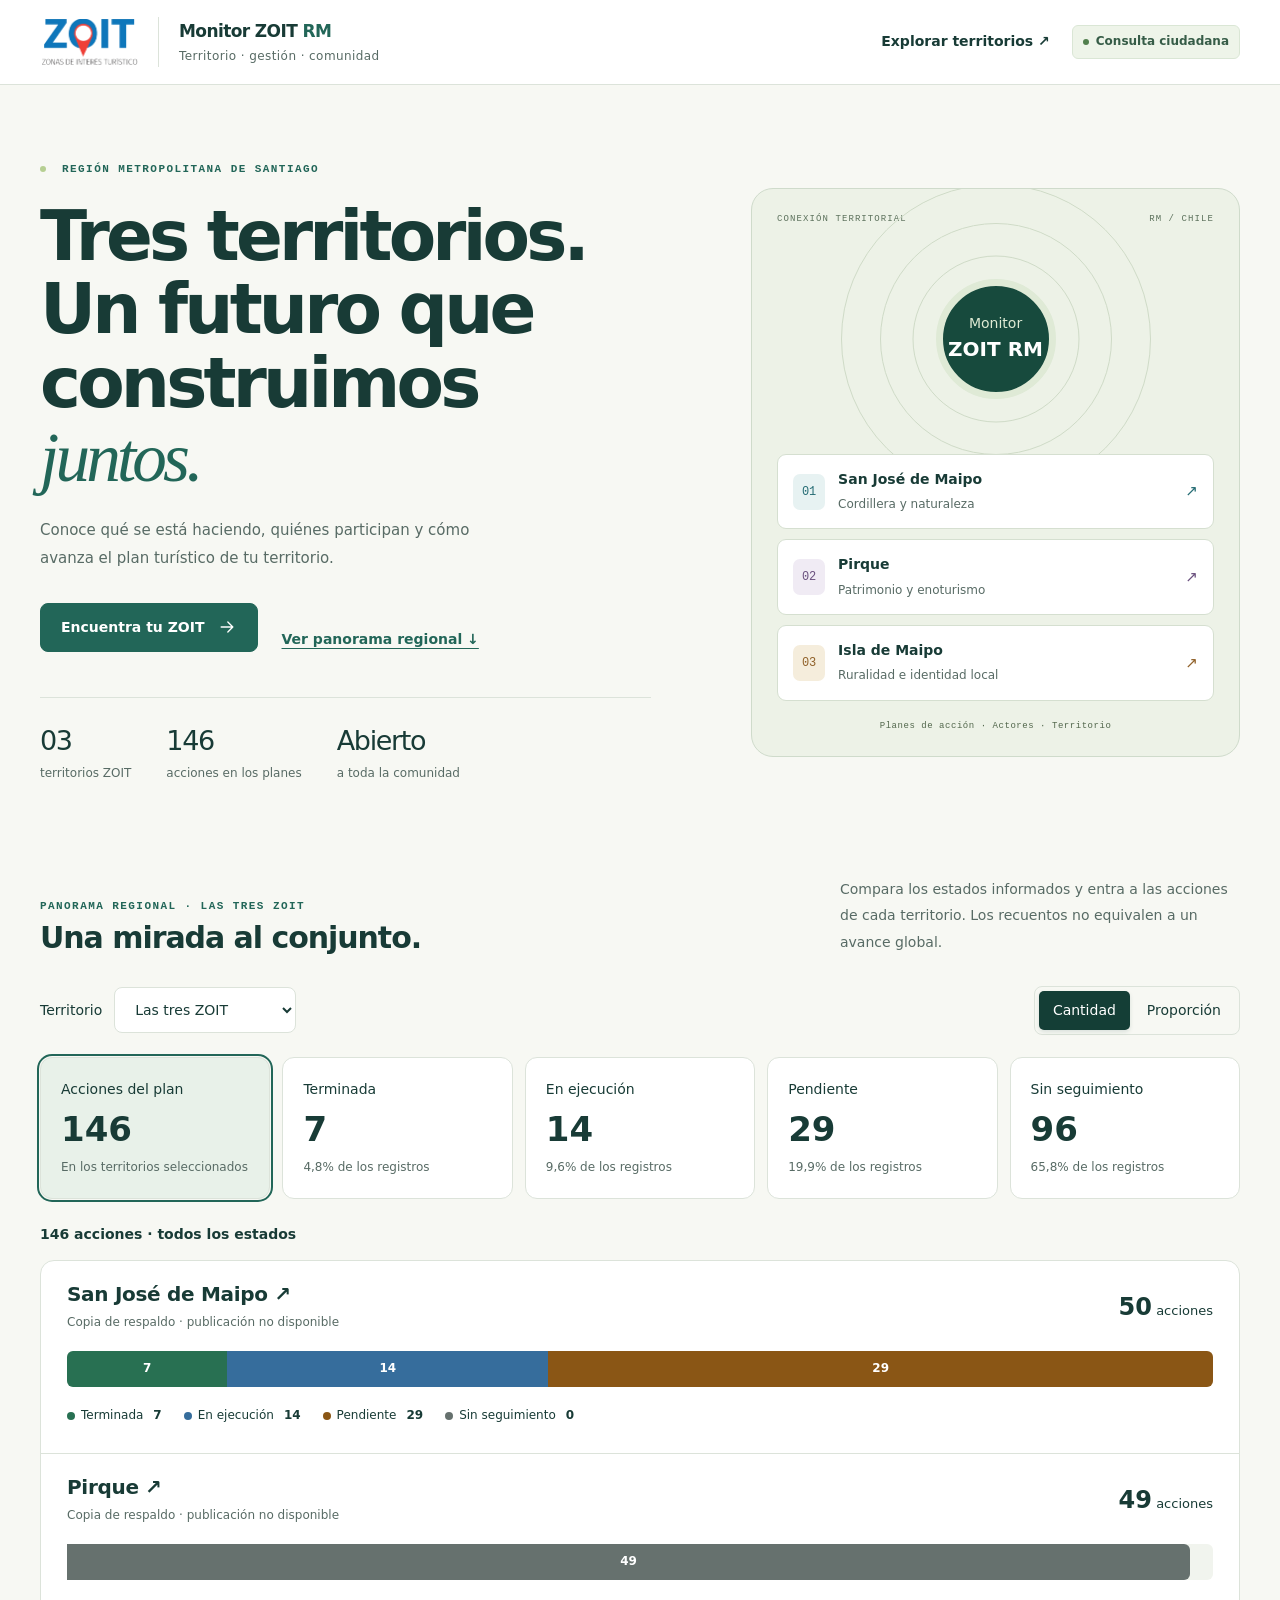
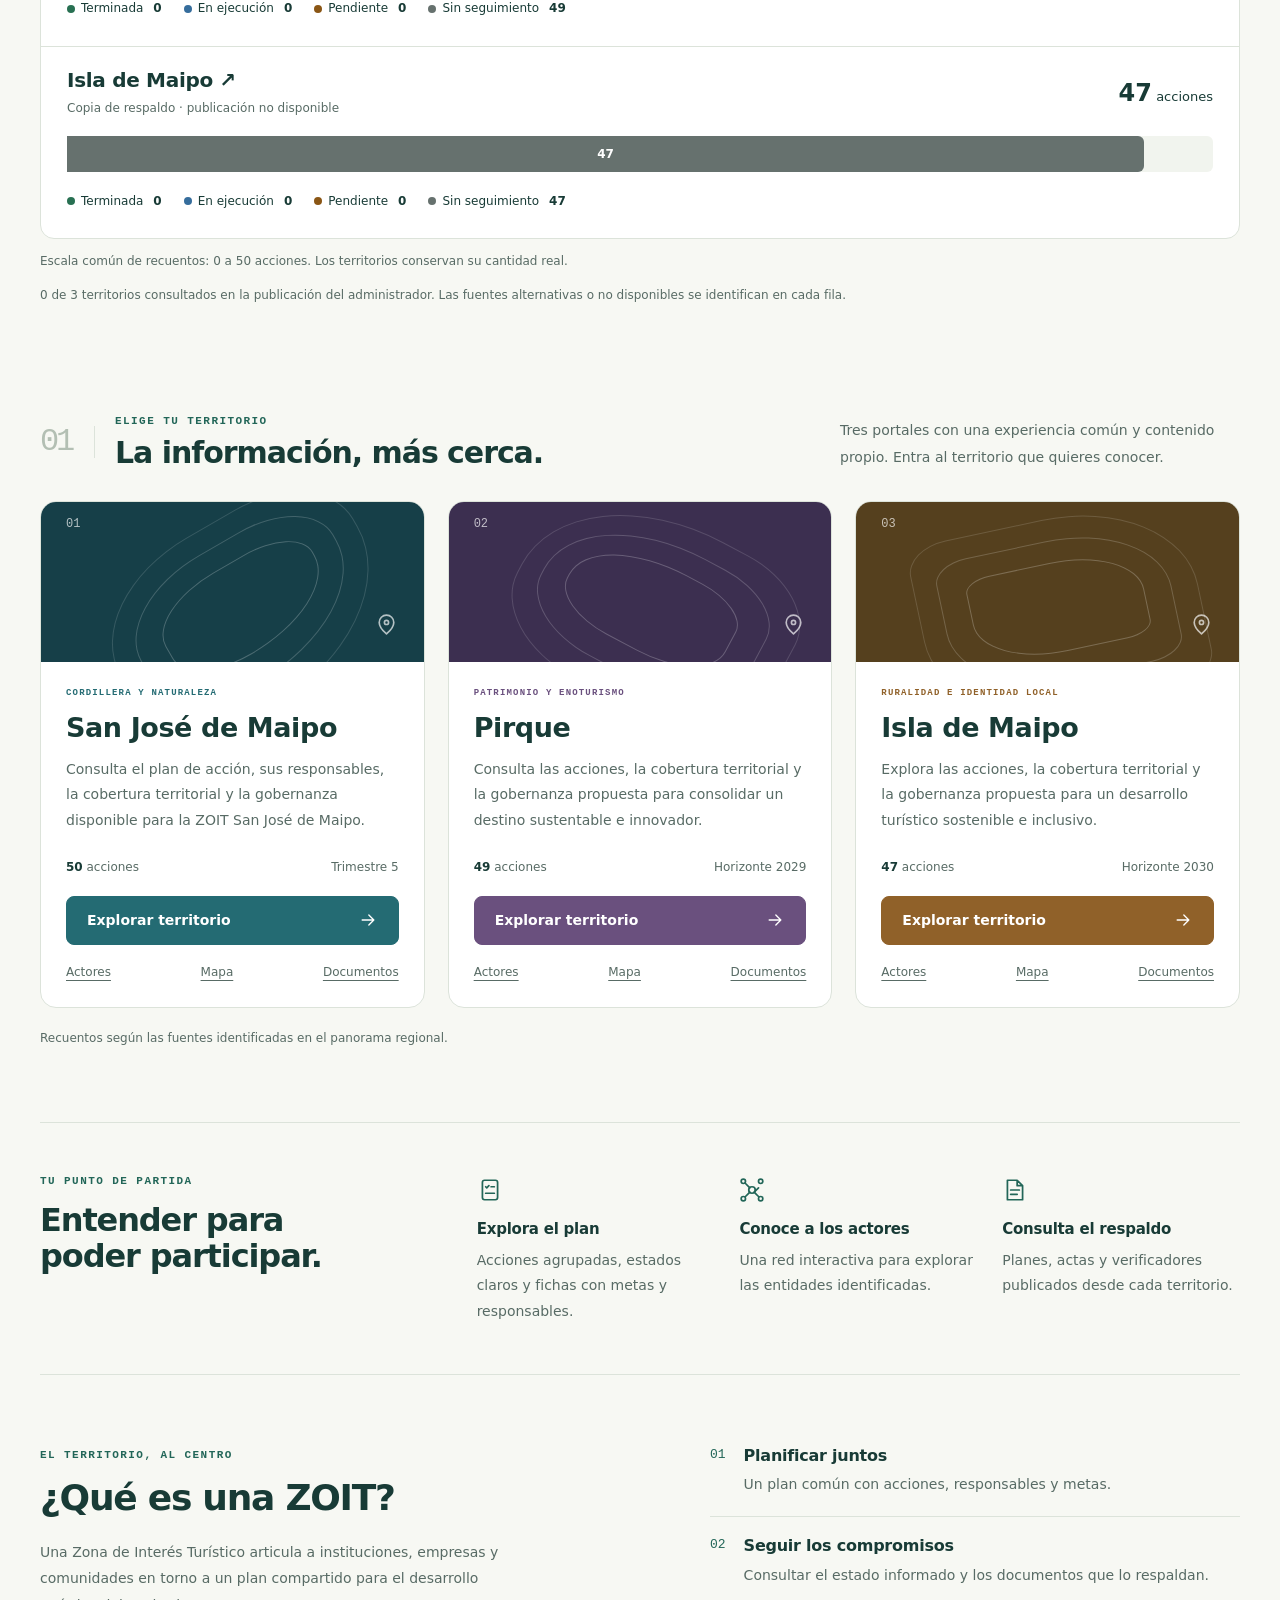
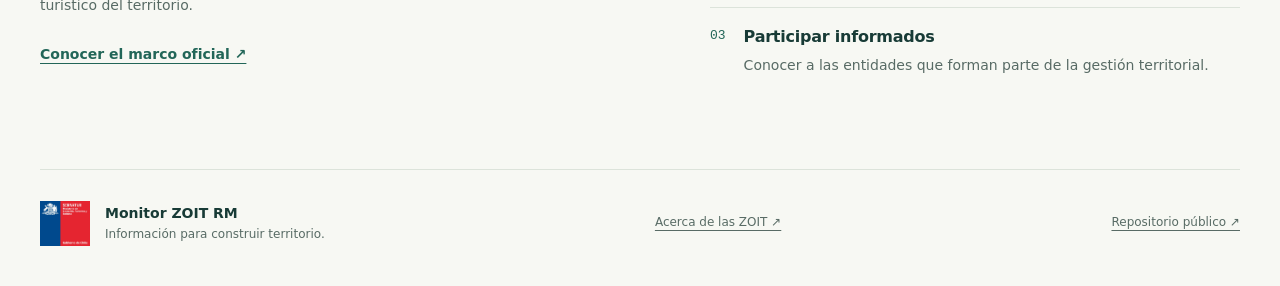
<file: index.html>
<!doctype html><html lang="es"><head><meta charset="utf-8"><meta name="viewport" content="width=device-width,initial-scale=1"><meta name="theme-color" content="#133e38"><title>Inicio · Monitor ZOIT RM</title><meta name="description" content="Explora los planes de acción ZOIT de la Región Metropolitana: acciones, actores, mapas y documentos publicados."><link rel="icon" href="./assets/logo-zoit.png"><link rel="stylesheet" href="./assets/site.css?v=20260909"><link rel="stylesheet" href="./assets/leaflet.css"></head><body data-directory="true"><a class="skip-link" href="#contenido">Saltar al contenido</a><header class="site-header"><div class="header-inner"><a class="brand" href="./" aria-label="Monitor ZOIT RM, inicio"><img src="./assets/logo-zoit.png" width="96" height="46" alt="ZOIT"><span><strong>Monitor ZOIT <b>RM</b></strong><small>Territorio · gestión · comunidad</small></span></a><div class="header-right"><a class="header-link" href="#territorios">Explorar territorios ↗</a><span class="public-label"><i></i> Consulta ciudadana</span></div></div></header><main id="contenido"><section class="directory-hero"><div class="directory-copy"><p class="kicker"><span class="live-dot"></span> REGIÓN METROPOLITANA DE SANTIAGO</p><h1>Tres territorios.<br>Un futuro que<br>construimos <em>juntos.</em></h1><p>Conoce qué se está haciendo, quiénes participan y cómo avanza el plan turístico de tu territorio.</p><div class="directory-actions"><a class="primary" href="#territorios">Encuentra tu ZOIT <svg class="icon" width="20" height="20" viewBox="0 0 24 24" fill="none" stroke="currentColor" stroke-width="1.6" stroke-linecap="round" stroke-linejoin="round" aria-hidden="true"><path d="M5 12h14m-6-6 6 6-6 6"/></svg></a><a class="text-link" href="#regional-dashboard">Ver panorama regional ↓</a></div><div class="directory-totals"><div><strong>03</strong><span>territorios ZOIT</span></div><div><strong id="regional-actions">146</strong><span>acciones en los planes</span></div><div><strong>Abierto</strong><span>a toda la comunidad</span></div></div></div><div class="regional-panel"><div class="panel-top"><span>CONEXIÓN TERRITORIAL</span><span>RM / CHILE</span></div><div class="regional-hub"><div class="hub-rings" aria-hidden="true"></div><span class="hub-label">Monitor<br><strong>ZOIT RM</strong></span></div><div class="regional-links"><a href="./san-jose-de-maipo/" class="regional-link region-1"><span class="region-index">01</span><span><strong>San José de Maipo</strong><small>Cordillera y naturaleza</small></span><span>↗</span></a><a href="./pirque/" class="regional-link region-2"><span class="region-index">02</span><span><strong>Pirque</strong><small>Patrimonio y enoturismo</small></span><span>↗</span></a><a href="./isla-de-maipo/" class="regional-link region-3"><span class="region-index">03</span><span><strong>Isla de Maipo</strong><small>Ruralidad e identidad local</small></span><span>↗</span></a></div><p>Planes de acción · Actores · Territorio</p></div></section><section class="section regional-dashboard" id="regional-dashboard" aria-labelledby="regional-title"><div class="section-heading"><div><p class="kicker">Panorama regional · las tres ZOIT</p><h2 id="regional-title">Una mirada al conjunto.</h2></div><p>Compara los estados informados y entra a las acciones de cada territorio. Los recuentos no equivalen a un avance global.</p></div><div class="regional-toolbar"><label><span>Territorio</span><select id="regional-territory"><option value="Todas">Las tres ZOIT</option><option value="san-jose-de-maipo">San José de Maipo</option><option value="pirque">Pirque</option><option value="isla-de-maipo">Isla de Maipo</option></select></label><div class="view-switch" role="group" aria-label="Escala de comparación"><button type="button" data-regional-mode="count" aria-pressed="true">Cantidad</button><button type="button" data-regional-mode="percent" aria-pressed="false">Proporción</button></div></div><div class="regional-kpis" id="regional-kpis"><p>Consultando las versiones publicadas…</p></div><p id="regional-selection" class="regional-selection" aria-live="polite"></p><div id="regional-comparison" class="regional-comparison"></div><p id="regional-scale" class="data-caption"></p><p id="regional-source" class="data-caption" role="status"></p></section><section class="section directory-selection" id="territorios"><div class="section-heading"><div class="section-title"><span class="section-number">01</span><div><p class="kicker">Elige tu territorio</p><h2>La información, más cerca.</h2></div></div><p>Tres portales con una experiencia común y contenido propio. Entra al territorio que quieres conocer.</p></div><div class="territory-grid"><article class="territory-card region-1" data-card="san-jose-de-maipo"><div class="territory-art art-1" aria-hidden="true"><div class="contour c1"></div><div class="contour c2"></div><div class="contour c3"></div><span>01</span><svg class="icon" width="20" height="20" viewBox="0 0 24 24" fill="none" stroke="currentColor" stroke-width="1.6" stroke-linecap="round" stroke-linejoin="round" aria-hidden="true"><path d="M19 10c0 5-7 11-7 11S5 15 5 10a7 7 0 1 1 14 0Z"/><circle cx="12" cy="10" r="2"/></svg></div><div class="territory-card-body"><p class="kicker">Cordillera y naturaleza</p><h3>San José de Maipo</h3><p>Consulta el plan de acción, sus responsables, la cobertura territorial y la gobernanza disponible para la ZOIT San José de Maipo.</p><div class="territory-metadata"><span><b data-territory-count>50</b> acciones</span><span>Trimestre 5</span></div><a class="primary" href="./san-jose-de-maipo/">Explorar territorio <svg class="icon" width="20" height="20" viewBox="0 0 24 24" fill="none" stroke="currentColor" stroke-width="1.6" stroke-linecap="round" stroke-linejoin="round" aria-hidden="true"><path d="M5 12h14m-6-6 6 6-6 6"/></svg></a><div class="territory-shortcuts"><a href="./san-jose-de-maipo/#gobernanza">Actores</a><a href="./san-jose-de-maipo/#mapa">Mapa</a><a href="./san-jose-de-maipo/#documentos">Documentos</a></div></div></article><article class="territory-card region-2" data-card="pirque"><div class="territory-art art-2" aria-hidden="true"><div class="contour c1"></div><div class="contour c2"></div><div class="contour c3"></div><span>02</span><svg class="icon" width="20" height="20" viewBox="0 0 24 24" fill="none" stroke="currentColor" stroke-width="1.6" stroke-linecap="round" stroke-linejoin="round" aria-hidden="true"><path d="M19 10c0 5-7 11-7 11S5 15 5 10a7 7 0 1 1 14 0Z"/><circle cx="12" cy="10" r="2"/></svg></div><div class="territory-card-body"><p class="kicker">Patrimonio y enoturismo</p><h3>Pirque</h3><p>Consulta las acciones, la cobertura territorial y la gobernanza propuesta para consolidar un destino sustentable e innovador.</p><div class="territory-metadata"><span><b data-territory-count>49</b> acciones</span><span>Horizonte 2029</span></div><a class="primary" href="./pirque/">Explorar territorio <svg class="icon" width="20" height="20" viewBox="0 0 24 24" fill="none" stroke="currentColor" stroke-width="1.6" stroke-linecap="round" stroke-linejoin="round" aria-hidden="true"><path d="M5 12h14m-6-6 6 6-6 6"/></svg></a><div class="territory-shortcuts"><a href="./pirque/#gobernanza">Actores</a><a href="./pirque/#mapa">Mapa</a><a href="./pirque/#documentos">Documentos</a></div></div></article><article class="territory-card region-3" data-card="isla-de-maipo"><div class="territory-art art-3" aria-hidden="true"><div class="contour c1"></div><div class="contour c2"></div><div class="contour c3"></div><span>03</span><svg class="icon" width="20" height="20" viewBox="0 0 24 24" fill="none" stroke="currentColor" stroke-width="1.6" stroke-linecap="round" stroke-linejoin="round" aria-hidden="true"><path d="M19 10c0 5-7 11-7 11S5 15 5 10a7 7 0 1 1 14 0Z"/><circle cx="12" cy="10" r="2"/></svg></div><div class="territory-card-body"><p class="kicker">Ruralidad e identidad local</p><h3>Isla de Maipo</h3><p>Explora las acciones, la cobertura territorial y la gobernanza propuesta para un desarrollo turístico sostenible e inclusivo.</p><div class="territory-metadata"><span><b data-territory-count>47</b> acciones</span><span>Horizonte 2030</span></div><a class="primary" href="./isla-de-maipo/">Explorar territorio <svg class="icon" width="20" height="20" viewBox="0 0 24 24" fill="none" stroke="currentColor" stroke-width="1.6" stroke-linecap="round" stroke-linejoin="round" aria-hidden="true"><path d="M5 12h14m-6-6 6 6-6 6"/></svg></a><div class="territory-shortcuts"><a href="./isla-de-maipo/#gobernanza">Actores</a><a href="./isla-de-maipo/#mapa">Mapa</a><a href="./isla-de-maipo/#documentos">Documentos</a></div></div></article></div><p id="directory-state" class="data-caption" role="status">Recuento de la copia pública de respaldo. Consultando publicaciones…</p></section><section class="section journey"><div><p class="kicker">Tu punto de partida</p><h2>Entender para<br>poder participar.</h2></div><div class="journey-grid"><article><svg class="icon" width="20" height="20" viewBox="0 0 24 24" fill="none" stroke="currentColor" stroke-width="1.6" stroke-linecap="round" stroke-linejoin="round" aria-hidden="true"><rect x="5" y="3" width="14" height="18" rx="2"/><path d="m8 9 1 1 2-2m2 1h3M8 15h8"/></svg><h3>Explora el plan</h3><p>Acciones agrupadas, estados claros y fichas con metas y responsables.</p></article><article><svg class="icon" width="20" height="20" viewBox="0 0 24 24" fill="none" stroke="currentColor" stroke-width="1.6" stroke-linecap="round" stroke-linejoin="round" aria-hidden="true"><circle cx="12" cy="12" r="3"/><circle cx="4" cy="4" r="2"/><circle cx="20" cy="4" r="2"/><circle cx="4" cy="20" r="2"/><circle cx="20" cy="20" r="2"/><path d="m6 6 4 4m4 4 4 4m-4-4 4-4M6 18l4-4"/></svg><h3>Conoce a los actores</h3><p>Una red interactiva para explorar las entidades identificadas.</p></article><article><svg class="icon" width="20" height="20" viewBox="0 0 24 24" fill="none" stroke="currentColor" stroke-width="1.6" stroke-linecap="round" stroke-linejoin="round" aria-hidden="true"><path d="M14 3H5v18h14V8Zm0 0v5h5M8 12h8m-8 4h6"/></svg><h3>Consulta el respaldo</h3><p>Planes, actas y verificadores publicados desde cada territorio.</p></article></div></section><section class="context-section section" id="contexto"><div><p class="kicker">El territorio, al centro</p><h2>¿Qué es una ZOIT?</h2><p>Una Zona de Interés Turístico articula a instituciones, empresas y comunidades en torno a un plan compartido para el desarrollo turístico del territorio.</p><a class="text-link" href="https://www.subturismo.gob.cl/desarrollo-de-destinos-y-gestion-territorial/zonas-de-interes-turistico/" target="_blank" rel="noreferrer">Conocer el marco oficial ↗</a></div><div class="context-steps"><article><span>01</span><div><h3>Planificar juntos</h3><p>Un plan común con acciones, responsables y metas.</p></div></article><article><span>02</span><div><h3>Seguir los compromisos</h3><p>Consultar el estado informado y los documentos que lo respaldan.</p></div></article><article><span>03</span><div><h3>Participar informados</h3><p>Conocer a las entidades que forman parte de la gestión territorial.</p></div></article></div></section></main><footer><div class="footer-brand"><img src="./assets/logo-sernatur.jpg" width="50" height="46" alt="SERNATUR · Gobierno de Chile"><div><strong>Monitor ZOIT RM</strong><span>Información para construir territorio.</span></div></div><a href="https://www.subturismo.gob.cl/desarrollo-de-destinos-y-gestion-territorial/zonas-de-interes-turistico/" target="_blank" rel="noreferrer">Acerca de las ZOIT ↗</a><a href="https://github.com/geofotodata/monitor_ZOIT_RM" target="_blank" rel="noreferrer">Repositorio público ↗</a></footer><script type="module" src="./assets/portal.js?v=20260909"></script></body></html>
</file>
<file: assets/site.css>
/* Cambio UI · Monitor ZOIT RM / citizen design system */
/* Panorama regional y propósito territorial · 2026-09-09 */
.directory-actions{display:flex;align-items:center;flex-wrap:wrap;gap:16px 24px}
.regional-dashboard{padding-top:28px!important}.regional-toolbar{display:flex;align-items:center;justify-content:space-between;gap:18px;margin-bottom:22px}.regional-toolbar label{display:flex;align-items:center;gap:12px;font-size:14px}.regional-toolbar select{min-height:46px;max-width:100%;padding:10px 16px;border:1px solid var(--line);border-radius:8px;background:white;color:var(--ink)}.regional-kpis{display:grid;grid-template-columns:repeat(5,minmax(0,1fr));gap:12px}.regional-kpi{display:flex;flex-direction:column;align-items:flex-start;gap:10px;padding:20px;background:white;border:1px solid var(--line);border-radius:12px;text-align:left;transition:transform .2s,border-color .2s}.regional-kpi:hover{transform:translateY(-3px)}.regional-kpi[aria-pressed=true]{outline:2px solid var(--territory);outline-offset:1px;background:var(--soft)}.regional-kpi span{font-size:14px}.regional-kpi strong{font-size:34px;line-height:1.1}.regional-kpi small{font-size:12px;color:var(--muted)}.regional-selection{margin:24px 0 14px;font-size:14px;font-weight:600}.regional-comparison{border:1px solid var(--line);border-radius:14px;background:white}.regional-row{padding:22px 26px}.regional-row+.regional-row{border-top:1px solid var(--line)}.regional-row-heading{display:flex;align-items:center;justify-content:space-between;gap:18px;margin-bottom:18px}.regional-row-heading h3{font-size:20px}.regional-row-heading h3 a{text-decoration:none}.regional-row-heading small{display:block;margin-top:7px;font-size:12px;color:var(--muted)}.regional-row-heading>span{font-size:13px;text-align:right}.regional-row-heading>span strong{font-size:24px}.regional-bars{display:flex;align-items:stretch;height:36px;background:#f1f4ee;border-radius:6px;margin-bottom:14px}.regional-segment{display:flex;align-items:center;justify-content:center;position:relative;color:white;text-decoration:none;transition:width .25s,opacity .2s;min-width:0}.regional-segment:first-child{border-radius:6px 0 0 6px}.regional-segment:last-child{border-radius:0 6px 6px 0}.regional-segment span{font-size:12px;font-weight:650;overflow:hidden;white-space:nowrap;padding:0 4px}.regional-segment.done,.regional-counts i.done{background:var(--done)}.regional-segment.doing,.regional-counts i.doing{background:var(--doing)}.regional-segment.pending,.regional-counts i.pending{background:var(--pending)}.regional-segment.untracked,.regional-counts i.untracked{background:var(--untracked)}.regional-segment.is-muted{opacity:.25}.regional-segment:hover:after,.regional-segment:focus-visible:after{content:attr(data-tip);position:absolute;bottom:calc(100% + 7px);left:50%;transform:translateX(-50%);padding:8px 10px;border-radius:6px;background:var(--ink);color:white;font-size:12px;white-space:nowrap;z-index:5;pointer-events:none}.regional-counts{display:flex;flex-wrap:wrap;gap:10px 22px}.regional-counts a{display:flex;align-items:center;gap:6px;font-size:12px;text-decoration:none;min-height:30px}.regional-counts a:hover,.regional-counts a.is-selected{text-decoration:underline}.regional-counts i{width:8px;height:8px;border-radius:50%;flex-shrink:0}.regional-counts b{margin-left:4px}.regional-dashboard>.data-caption{margin-top:12px}.plan-identity{padding-top:38px!important;padding-bottom:30px!important}.identity-grid{display:grid;grid-template-columns:1fr 1fr;gap:20px}.identity-grid article{padding:30px;border:1px solid var(--line);border-radius:14px;background:white}.identity-grid article:first-child{background:var(--soft)}.identity-symbol{display:block;font-size:30px;color:var(--territory);margin-bottom:15px}.identity-grid h3{font-size:25px;margin:10px 0 18px}.identity-grid article>p:last-child{line-height:1.9;font-size:15px}.identity-source{font-size:12px;line-height:1.8;color:var(--muted);margin:16px 0 28px}.identity-source a{color:var(--territory)}.decree-panel{background:white;border:1px solid var(--line);border-radius:14px;padding:28px}.decree-heading{display:flex;justify-content:space-between;align-items:center;gap:20px}.decree-heading h3{font-size:20px;margin-top:8px}.decree-dates{display:grid;grid-template-columns:repeat(3,minmax(0,1fr));gap:25px;margin:28px 0 20px}.decree-dates>div{border-left:3px solid var(--soft);padding-left:15px}.decree-dates dt{font-size:12px;color:var(--muted)}.decree-dates dd{margin:8px 0 0;font-size:18px;font-weight:600}.validity-note,.amendment-note{font-size:13px;color:var(--muted);line-height:1.8}.amendment-note{margin-top:12px;padding-top:12px;border-top:1px solid var(--line)}.context-reviewed{display:block;font-size:12px;margin-top:15px;color:var(--muted)}
@media(max-width:900px){.regional-kpis{grid-template-columns:repeat(3,minmax(0,1fr))}.decree-heading{align-items:flex-start;flex-direction:column}.decree-dates{gap:15px}.identity-grid article{padding:23px}}
@media(max-width:600px){.regional-toolbar{align-items:stretch;flex-direction:column}.regional-toolbar label{align-items:stretch;flex-direction:column;gap:6px}.regional-kpis{grid-template-columns:repeat(2,minmax(0,1fr))}.regional-kpi.total{grid-column:1/-1}.regional-kpi{padding:16px}.regional-row{padding:20px 16px}.regional-row-heading{align-items:flex-start;flex-direction:column;gap:10px}.regional-row-heading h3{font-size:20px}.regional-counts{display:grid;grid-template-columns:1fr 1fr;gap:5px 12px}.regional-counts a{font-size:12px;min-height:38px}.regional-segment:hover:after,.regional-segment:focus-visible:after{white-space:normal;min-width:135px}.identity-grid,.decree-dates{grid-template-columns:1fr}.decree-panel{padding:22px}.identity-grid h3{font-size:23px}}
:root{--ink:#183b36;--muted:#586b65;--territory:#226658;--deep:#143e36;--soft:#e8f1e9;--paper:#f7f8f3;--surface:#fff;--line:#dce3da;--done:#287052;--doing:#366d9c;--pending:#8a5615;--untracked:#66716e;--container:1320px;--radius:20px;--shadow:0 12px 36px #183b3609}
body[data-territory="san-jose-de-maipo"],.region-1{--territory:#246b73;--deep:#163f48;--soft:#e7f2f2}
body[data-territory="pirque"],.region-2{--territory:#6a507e;--deep:#3c2f50;--soft:#f0ebf4}
body[data-territory="isla-de-maipo"],.region-3{--territory:#906129;--deep:#55401e;--soft:#f5eddc}
*{box-sizing:border-box}
html{scroll-behavior:smooth;scroll-padding-top:145px}
body{margin:0;background:var(--paper);color:var(--ink);font:400 15px/1.65 "Segoe UI",system-ui,-apple-system,BlinkMacSystemFont,sans-serif;-webkit-font-smoothing:antialiased}
h1,h2,h3,p{margin:0}h1,h2,h3{line-height:1.15;letter-spacing:-.035em}h3{letter-spacing:-.015em}
button,input,select{font:inherit}button,a,input,select,summary{-webkit-tap-highlight-color:transparent}button{cursor:pointer;color:inherit}a{color:inherit}button:disabled{cursor:default;opacity:.45}button:focus-visible,a:focus-visible,summary:focus-visible,input:focus-visible,select:focus-visible,[tabindex]:focus-visible{outline:3px solid #1e80ac;outline-offset:4px}
button{border:0}input,select{max-width:100%;min-width:0}img{max-width:100%;display:block}button svg{flex-shrink:0}a{text-underline-offset:4px}::selection{background:#d6e7d3} [hidden]{display:none!important}
.sr-only{position:absolute;width:1px;height:1px;padding:0;margin:-1px;overflow:hidden;clip:rect(0,0,0,0);white-space:nowrap;border:0}
.skip-link{position:fixed;left:12px;top:-100px;z-index:3000;background:white;padding:12px 20px;border-radius:8px}.skip-link:focus{top:12px}
.icon{vertical-align:middle;flex-shrink:0}
.kicker{font:600 11px/1.5 ui-monospace,SFMono-Regular,Consolas,monospace;letter-spacing:.13em;text-transform:uppercase;color:var(--territory)}
.section,.hero,.directory-hero,footer,.header-inner,.section-nav{width:min(calc(100% - 80px),var(--container));margin-inline:auto}
.section{padding-block:72px;scroll-margin-top:8px}
.site-header{position:sticky;top:0;z-index:100;background:#fffffff5;backdrop-filter:blur(16px);border-bottom:1px solid var(--line)}
.header-inner{height:84px;display:flex;align-items:center;justify-content:space-between;gap:20px}
.brand{display:flex;align-items:center;gap:20px;text-decoration:none}.brand img{width:98px;height:49px;object-fit:contain}.brand>span{border-left:1px solid var(--line);padding-left:20px}.brand strong{font-size:17px;font-weight:650;letter-spacing:-.035em}.brand b{color:var(--territory);font-weight:650}.brand small{display:block;color:var(--muted);font-size:12px;letter-spacing:.035em;margin-top:2px}
.header-right{display:flex;align-items:center;gap:22px}.public-label{display:flex;align-items:center;gap:7px;font-size:12px;font-weight:650;color:#365c47;background:#eef4e9;padding:6px 10px;border:1px solid #dae6d5;border-radius:6px}.public-label i,.live-dot{display:inline-block;width:6px;height:6px;border-radius:50%;background:#517f4d}.header-link{font-size:14px;text-decoration:none;font-weight:600}.territory-switch select{background:var(--paper);border:1px solid var(--line);border-radius:8px;padding:9px 36px 9px 14px;min-height:44px;color:var(--ink);font-weight:600}
.section-nav{display:flex;align-items:center;gap:30px;min-height:52px;overflow:auto;scrollbar-width:thin}.section-nav a{display:flex;align-items:center;gap:8px;white-space:nowrap;align-self:stretch;padding:14px 0 12px;color:var(--muted);font-size:14px;font-weight:600;text-decoration:none;border-bottom:3px solid transparent;transition:color .2s,border-color .2s}.section-nav a:hover,.section-nav a[aria-current]{color:var(--territory);border-color:var(--territory)}
.primary,.secondary{display:inline-flex;align-items:center;justify-content:center;gap:12px;padding:12px 20px;min-height:46px;border-radius:8px;text-decoration:none;font-size:14px;font-weight:650;transition:background .2s,transform .2s,box-shadow .2s}.primary{background:var(--territory);color:white;border:1px solid var(--territory)}.primary:hover{background:var(--deep);transform:translateY(-2px);box-shadow:0 6px 16px #133e3815}.secondary{background:white;color:var(--ink);border:1px solid var(--line)}.secondary:hover{background:var(--soft);border-color:var(--territory)}.text-link{display:inline-block;color:var(--territory);font-weight:650;font-size:14px;margin-top:24px}
.hero{display:grid;grid-template-columns:1.45fr 1fr;gap:80px;padding:56px;margin-top:32px;border-radius:24px;background:var(--deep);color:white;position:relative;overflow:hidden}.hero:before{content:"";position:absolute;width:620px;height:620px;border:1px solid #ffffff10;border-radius:48% 52% 40% 60%;right:-300px;top:-200px;transform:rotate(26deg);pointer-events:none}.hero-copy{align-self:center;position:relative}.hero .kicker{color:#d5e6d7;font-size:12px;letter-spacing:.1em}.live-dot{margin-right:8px;background:#b6cf92;vertical-align:middle}.hero h1{font-size:clamp(34px,3.7vw,54px);font-weight:650;margin:21px 0}.hero h1 span{display:block;font-size:clamp(24px,2.6vw,37px);font-weight:350;color:#ffffffb8;margin-top:10px;line-height:1.15}.hero-copy>p:not(.kicker){font-size:14px;line-height:1.85;color:#e0e8e4;max-width:540px}.hero-actions{display:flex;align-items:center;gap:24px;margin-top:30px}.hero .primary{background:#edf2e1;color:#183b36;border-color:#edf2e1}.hero .primary:hover{background:white}.hero-link{font-size:14px;color:#e3ece5;text-decoration:none}.hero-insight{position:relative;background:#ffffff09;border:1px solid #ffffff24;border-radius:16px;padding:24px;align-self:center;backdrop-filter:blur(8px)}.insight-top{display:flex;justify-content:space-between;align-items:center;color:#d5e4da;font:10px ui-monospace,Consolas,monospace;letter-spacing:.1em}.hero-counter{display:flex;align-items:center;gap:20px;padding:8px 0 10px}.hero-counter strong{font-size:84px;font-weight:350;letter-spacing:-.08em;line-height:1.3}.hero-counter>span{font-size:14px;color:#dfe8e0;line-height:1.6}.hero-micro{display:flex;gap:20px;padding:0 0 17px;border-bottom:1px solid #ffffff20;font-size:12px;color:#dfe8e0}.hero-micro b{color:white;font-size:14px;margin-right:4px}.period{display:flex;flex-wrap:wrap;justify-content:space-between;gap:7px;margin-top:17px;font-size:14px}.period small{font-size:12px;color:#d1ded3}#publication-state{font-size:12px;color:#d1ded3;margin-top:13px;min-height:16px}.is-fallback #publication-state{color:#ffe1a3}
.section-heading{display:flex;justify-content:space-between;align-items:flex-end;gap:40px;margin-bottom:30px}.section-title{display:flex;align-items:center;gap:20px}.section-number{font:350 32px/1 ui-monospace,Consolas,monospace;color:#b3bfb3;letter-spacing:-.1em;border-right:1px solid var(--line);padding-right:22px}.section-heading h2{font-size:30px;font-weight:600;margin-top:7px}.section-heading>p{max-width:400px;font-size:14px;line-height:1.9;color:var(--muted)}.section-intro{color:var(--muted);font-size:14px;max-width:920px;margin-bottom:25px}
.overview{padding-bottom:40px}
.summary{display:grid;grid-template-columns:repeat(5,minmax(0,1fr));gap:12px}.metric-card{text-align:left;background:white;border:1px solid var(--line);border-radius:12px;padding:20px;position:relative;display:flex;flex-direction:column;gap:10px;transition:transform .2s,box-shadow .2s,border-color .2s}.metric-card>span:first-child{font-size:14px;font-weight:600;color:var(--muted)}.metric-card>strong{font-size:40px;font-weight:500;letter-spacing:-.06em;line-height:1.2}.metric-card>small{font-size:12px;color:var(--muted);display:flex;justify-content:space-between;gap:5px}.metric-card>small b{font-size:18px;font-weight:400;line-height:1}.metric-card.total{background:var(--soft);border-color:transparent}.metric-card.done>strong{color:var(--done)}.metric-card.doing>strong{color:var(--doing)}.metric-card.pending>strong{color:var(--pending)}.metric-card.untracked>strong{color:var(--untracked)}button.metric-card:hover,button.metric-card:focus-visible,.metric-card[aria-pressed="true"]{border-color:var(--territory);transform:translateY(-4px);box-shadow:var(--shadow)}.metric-tip{position:absolute;top:calc(100% + 5px);z-index:2;padding:7px 10px;border-radius:6px;background:var(--ink);color:white;pointer-events:none;font-size:12px;opacity:0;transform:translateY(-3px);transition:.2s}.metric-card:hover .metric-tip,.metric-card:focus-visible .metric-tip{opacity:1;transform:translateY(0)}
.status-distribution{padding:24px 0 0}.status-distribution>div:first-child{display:flex;align-items:center;justify-content:space-between;gap:15px;margin-bottom:13px;font-size:12px}.status-distribution>div:first-child strong{font-weight:600}.status-distribution>div:first-child>span{color:var(--muted)}.distribution-track,.mini-distribution{display:flex;overflow:hidden;height:10px;border-radius:3px;gap:3px;background:#edf0ea}.distribution-track .done,.mini-distribution .done{background:var(--done)}.distribution-track .doing,.mini-distribution .doing{background:var(--doing)}.distribution-track .pending,.mini-distribution .pending{background:#bb832f}.distribution-track .untracked,.mini-distribution .untracked{background:#abb7b1}.distribution-legend{display:flex;gap:24px;margin-top:12px;flex-wrap:wrap}.distribution-legend button{padding:5px 0;background:none;display:flex;align-items:center;gap:8px;min-height:40px}.distribution-legend button[aria-pressed=true]{text-decoration:underline}.distribution-legend strong{font-size:14px}.status{display:inline-flex;align-items:center;gap:6px;font-size:12px;line-height:1.5;font-weight:600;padding:4px 8px;border-radius:5px;white-space:nowrap;background:#edf0ec;color:#52645b}.status i{width:5px;height:5px;border-radius:50%;background:currentColor}.status.done{background:#e7f2e9;color:#236246}.status.doing{background:#e9f1f9;color:#305e8c}.status.pending{background:#fbf0d9;color:#805011}.status.untracked{background:#eff1ed;color:#59695e}
.plan{padding-top:38px}.workbench{background:#fff;border:1px solid var(--line);border-radius:18px;padding:24px;box-shadow:var(--shadow)}.workbench-top{display:flex;align-items:center;justify-content:space-between;gap:18px}.search-field{display:flex;align-items:center;gap:10px;min-width:0;background:var(--paper);border:1px solid var(--line);border-radius:8px;padding:0 13px;flex:1}.search-field svg{color:var(--muted)}.search-field input{border:0;outline:none;background:transparent;width:100%;min-height:47px;color:var(--ink);font-size:14px}.search-field:focus-within{outline:2px solid #1e80ac;outline-offset:2px}.search-field input:focus-visible{outline:none}.search-field input::placeholder{color:#69786f}.view-switch{display:flex;align-items:center;border:1px solid var(--line);background:var(--paper);border-radius:8px;padding:4px;gap:3px;flex-shrink:0}.view-switch button{background:none;font-size:14px;padding:8px 14px;min-height:38px;border-radius:5px;transition:background .2s,color .2s}.view-switch [aria-pressed=true]{background:var(--deep);color:white;box-shadow:0 2px 4px #133e3820}.filter-row{display:flex;align-items:flex-end;gap:16px;padding:20px 0;border-bottom:1px solid var(--line)}.filter-row label{display:flex;align-items:center;gap:9px;font-size:12px;color:var(--muted)}select{border:1px solid var(--line);border-radius:7px;min-height:42px;padding:9px 30px 9px 12px;background:white;color:var(--ink);font-size:14px}.filter-row label:nth-child(2){flex:1}.filter-row label:nth-child(2) select{max-width:340px;width:100%}.quiet-button{background:transparent;min-height:42px;font-size:12px;color:var(--territory);padding:8px 6px;text-decoration:underline;text-underline-offset:3px}.results-row{display:flex;align-items:center;justify-content:space-between;margin:14px 0;min-height:28px}.results-row p,.results{font-size:14px;color:var(--muted)}.results-row strong{color:var(--ink)}
.action-group{border:1px solid var(--line);border-radius:10px;overflow:clip;margin-top:10px}.action-group>summary{list-style:none;display:flex;align-items:center;gap:16px;cursor:pointer;padding:20px;background:var(--paper);transition:background .2s}.action-group>summary::-webkit-details-marker{display:none}.action-group>summary:hover{background:var(--soft)}.group-index{display:flex;align-items:center;justify-content:center;width:36px;height:36px;border:1px solid var(--line);border-radius:8px;background:white;font:12px ui-monospace,monospace;flex-shrink:0}.action-group summary h3{font-size:15px;font-weight:650}.action-group summary div>span{font-size:12px;color:var(--muted)}.mini-distribution{width:130px;margin-left:auto;height:5px}.group-count{padding:2px 9px;background:white;border:1px solid var(--line);border-radius:4px;font-size:14px}.group-chevron{font-size:21px;transition:transform .2s}.action-group[open] .group-chevron{transform:rotate(180deg)}.group-cards{display:grid;grid-template-columns:repeat(3,minmax(0,1fr));gap:12px;padding:16px;background:#fbfcf9;animation:enter .22s ease-out}
.action-card{display:flex;flex-direction:column;text-align:left;min-width:0;padding:18px;background:white;border:1px solid var(--line);border-radius:10px;transition:transform .2s,border-color .2s,box-shadow .2s}.action-card:hover,.action-card:focus-visible{border-color:var(--territory);transform:translateY(-3px);box-shadow:0 10px 18px #153e360b}.card-top{display:flex;justify-content:space-between;align-items:center;gap:7px;margin-bottom:16px}.action-number{font:10px ui-monospace,Consolas,monospace;letter-spacing:.04em;color:var(--muted);white-space:nowrap}.action-card h3{font-size:14px;line-height:1.65;font-weight:650;overflow-wrap:anywhere;margin-bottom:12px}.action-owner{font-size:12px;line-height:1.65;color:var(--muted);margin-bottom:18px}.action-progress{margin-top:auto;width:100%;padding-top:10px}.action-progress>span{display:block;font-size:12px;color:var(--muted);margin-bottom:8px}.progress-track{height:4px;border-radius:4px;background:#e5ece4;overflow:hidden}.progress-track i{display:block;height:100%;background:var(--territory);border-radius:4px}.progress-track.is-empty{background:repeating-linear-gradient(90deg,#dce2da 0 5px,transparent 5px 9px)}.card-bottom{display:flex;align-items:center;justify-content:space-between;margin-top:17px;padding-top:12px;border-top:1px solid #edf0e9;font-size:12px;color:var(--territory)}.card-bottom>span:last-child{font-size:17px}.status-board{display:grid;grid-template-columns:repeat(4,minmax(0,1fr));gap:10px;align-items:start}.status-column{background:var(--paper);border-radius:10px;min-width:0;padding:9px;border:1px solid var(--line)}.column-header{display:flex;align-items:center;justify-content:space-between;gap:5px;padding:7px 3px 14px;font-size:14px}.column-cards{display:grid;gap:10px;max-height:800px;overflow:auto;padding-bottom:6px}.status-column .action-card{padding:12px}.status-column .action-card h3{font-size:14px}.status-column .card-top{flex-wrap:wrap}.column-empty{font-size:12px;padding:30px 8px;color:var(--muted);text-align:center}.action-list{display:grid;gap:8px}.action-card.compact{display:grid;grid-template-columns:160px minmax(0,1.5fr) minmax(140px,1fr) 140px 28px;gap:20px;align-items:center}.compact .card-top{margin:0;flex-direction:column;align-items:flex-start;gap:6px}.compact h3,.compact p{margin:0}.compact .action-progress{margin:0;padding:0}.compact .card-bottom{margin:0;padding:0;border:0}.compact .card-bottom>span:first-child{display:none}.pagination{display:flex;justify-content:center;align-items:center;gap:20px;margin-top:20px;font-size:14px}
.empty{text-align:center;padding:40px 20px;border:1px dashed var(--line);border-radius:12px;grid-column:1/-1}.empty>span{display:block;font-size:36px;color:var(--territory)}.empty h3{font-size:17px;margin-bottom:10px}.empty p{font-size:14px;color:var(--muted)}.empty button{margin-top:20px}
.actors-section{background:#eef2e9;border-block:1px solid #e1e7db;scroll-margin-top:136px}.stats{display:grid;grid-template-columns:repeat(4,minmax(0,1fr));gap:24px;margin:30px 0}.stats article{border-left:2px solid #cfdcce;padding:0 16px}.stats span{display:block;color:var(--muted);font-size:12px}.stats strong{display:block;font-size:27px;line-height:1.4;font-weight:500;letter-spacing:-.04em;margin:8px 0}.stats small{display:block;color:var(--muted);font-size:12px;line-height:1.6}
.actor-workbench{background:#fff;border:1px solid #d3decd;border-radius:18px;overflow:hidden;box-shadow:var(--shadow)}.actor-workbench>.workbench-top{padding:22px 22px 14px}.actor-filters{display:flex;gap:7px;flex-wrap:wrap;padding:0 22px}.filter-chip{display:inline-flex;align-items:center;gap:8px;border:1px solid var(--line);background:white;border-radius:6px;padding:8px 11px;font-size:12px;min-height:40px;transition:background .2s,border-color .2s}.filter-chip b{font-size:12px;color:var(--muted);font-weight:500}.filter-chip:hover{background:var(--soft)}.filter-chip.selected{border-color:var(--territory);background:var(--soft);color:var(--deep)}.filter-chip>i{width:7px;height:7px;border-radius:50%;background:var(--tone)}.actor-count{font-size:12px;color:var(--muted);padding:14px 22px;border-bottom:1px solid var(--line)}
.actor-layout{display:grid;grid-template-columns:minmax(0,1fr) 300px}.actor-layout>div{min-width:0}.actor-detail{padding:25px;border-left:1px solid var(--line);background:#fcfdf9;min-width:0}.actor-detail h3{font-size:23px;font-weight:550;line-height:1.35;overflow-wrap:anywhere;margin:10px 0 15px}.actor-detail>.kicker{margin-top:20px}.actor-detail>p:not(.kicker){font-size:14px;color:var(--muted);line-height:1.85;margin-top:15px}.detail-symbol{display:block;color:var(--territory);font-size:52px;line-height:1.2;margin-top:25px}.selection-hint{margin-top:30px;padding-top:20px;border-top:1px solid var(--line);font-size:12px;color:var(--muted)}.actor-related{display:flex;align-items:center;gap:12px;margin:25px 0 20px;padding-top:22px;border-top:1px solid var(--line)}.actor-related strong{font-size:38px;line-height:1;font-weight:400}.actor-related span{font-size:12px;color:var(--muted)}.actor-detail .primary{width:100%;font-size:12px;padding:10px}.actor-action-links{display:grid;gap:6px;margin:15px 0}.actor-action-links button{padding:12px 0;background:none;text-align:left;border-bottom:1px solid var(--line);font-size:12px;line-height:1.7}.actor-action-links small{display:block;color:var(--territory);font:10px ui-monospace,monospace}
.tone-0{--tone:#377966;--tone-soft:#e6f1ec}.tone-1{--tone:#496d98;--tone-soft:#eaf0f9}.tone-2{--tone:#845c9b;--tone-soft:#f3edf6}.tone-3{--tone:#997029;--tone-soft:#f7efdf}.tone-4{--tone:#626960;--tone-soft:#edf0e9}.category-label{display:inline-block;background:var(--tone-soft);color:var(--tone);border-radius:5px;padding:5px 8px;font-size:12px}.actor-avatar{width:38px;height:38px;background:var(--tone-soft);color:var(--tone);border-radius:10px;display:inline-flex;align-items:center;justify-content:center;flex-shrink:0;font-size:14px;font-weight:650}.actor-directory{display:grid;grid-template-columns:repeat(2,minmax(0,1fr));gap:10px;padding:20px;max-height:620px;overflow:auto}.actor-tile{display:flex;align-items:center;gap:12px;padding:15px;background:white;text-align:left;border:1px solid var(--line);border-radius:10px;transition:border-color .2s,background .2s;min-width:0}.actor-tile>span:nth-child(2){flex:1;min-width:0}.actor-tile strong{display:block;font-size:14px;line-height:1.55;overflow-wrap:anywhere}.actor-tile small{display:block;font-size:12px;color:var(--muted);margin-top:5px}.actor-tile:hover,.actor-tile.selected{background:var(--soft);border-color:var(--territory)}
.network-tools{display:flex;align-items:center;justify-content:space-between;padding:14px 20px;gap:15px}.network-tools>span{font-size:12px;color:var(--muted)}.network-tools>div{display:flex;gap:3px}.network-tools button{background:white;border:1px solid var(--line);border-radius:5px;padding:4px 11px;min-height:38px;font-size:12px}.network-tools button:hover{background:var(--soft)}.network-viewport{overflow:auto;background-color:#fbfdf9;background-image:radial-gradient(#d4dece 1px,transparent 1px);background-size:18px 18px;max-height:680px;min-height:300px}.actor-network{position:relative;margin:auto}.network-scene{width:940px;height:690px;transform-origin:top left;position:absolute;inset:0}.network-edges{position:absolute;inset:0;width:940px;height:690px;pointer-events:none}.network-edges path{stroke:#cadace;stroke-width:1;fill:none;transition:stroke .2s,stroke-width .2s}.network-edges path.selected{stroke:var(--territory);stroke-width:3}.network-hub{position:absolute;left:470px;top:345px;transform:translate(-50%,-50%);background:var(--deep);border:7px solid #e1ebde;box-shadow:0 0 0 1px #d4dfcf,0 0 0 20px #edf3e97a;border-radius:50%;width:146px;height:146px;display:flex;flex-direction:column;align-items:center;justify-content:center;color:white;text-align:center;z-index:1}.network-hub span{font:9px ui-monospace,monospace;letter-spacing:.13em;color:#c9daca}.network-hub strong{font-size:20px;font-weight:550;margin:5px 0}.network-hub small{font-size:12px;max-width:100px;line-height:1.3;color:#dce7db}.actor-node{position:absolute;z-index:2;transform:translate(-50%,-50%);width:165px;min-height:47px;display:flex;align-items:center;gap:8px;text-align:left;padding:9px 10px;border:1px solid #cddacc;border-radius:9px;background:white;box-shadow:0 3px 8px #243e3410;font-size:12px;line-height:1.3;cursor:grab;touch-action:none;user-select:none;transition:box-shadow .2s,border-color .2s,background .2s;animation:enter .3s ease-out}.actor-node>i{background:var(--tone);width:6px;height:6px;border-radius:50%;flex-shrink:0}.actor-node:hover,.actor-node.selected{border-color:var(--tone);background:var(--tone-soft);box-shadow:0 4px 12px #243e3420;z-index:3}.actor-node.dragging{cursor:grabbing;z-index:4;transition:none}.network-caption{font-size:12px;color:var(--muted);padding:14px 20px;border-top:1px solid var(--line);line-height:1.7}.network-empty{position:absolute;left:60px;top:40px;color:var(--muted)}.source-note{margin-top:22px;border:1px solid #d6e1d0;border-radius:9px;padding:12px 16px;font-size:14px;color:var(--muted)}.source-note summary{cursor:pointer;color:var(--ink);min-height:24px}.source-note p{margin-top:8px}.source-note div{padding:12px 0 2px}
.map-layout{display:grid;grid-template-columns:minmax(0,1fr) 315px;gap:20px}.map-layout #map{height:515px;border:1px solid var(--line);border-radius:16px;background:#e8eee4;z-index:0}.map-note{background:white;border:1px solid var(--line);border-radius:16px;padding:25px;display:flex;flex-direction:column;align-items:flex-start}.map-note h3{font-size:23px;margin:12px 0 24px}.layer-toggle{display:flex;align-items:center;gap:10px;font-size:14px;padding:12px 0;border-block:1px solid var(--line);width:100%}.layer-toggle>span{display:flex;align-items:center;gap:9px}.boundary-swatch{width:16px;height:12px;border:2px solid var(--territory);background:var(--soft)}input[type=checkbox],input[type=range]{accent-color:var(--territory)}.opacity-control{display:flex;flex-direction:column;width:100%;gap:12px;font-size:12px;margin-block:20px}.opacity-control input{width:100%;min-height:24px}.map-note .secondary{width:100%;font-size:14px}.map-note dl{font-size:12px;margin-top:24px}.map-note dt{font-weight:650;margin-top:10px}.map-note dd{margin:3px 0;color:var(--muted);overflow-wrap:anywhere}#map-state{font-size:12px;color:var(--territory);margin-top:4px}.map-note>small{font-size:9px;color:var(--muted);line-height:1.7;margin-top:auto;padding-top:15px}.leaflet-control-zoom a{color:var(--ink)!important}.leaflet-control-attribution{font-size:9px!important}.leaflet-tooltip{border:0!important;border-radius:6px!important;padding:9px!important;box-shadow:var(--shadow)!important}
.documents-section{background:#efece3;border-block:1px solid #e6e1d7;scroll-margin-top:136px;position:relative}.anchor-alias{position:absolute;top:0}.document-toolbar{display:flex;gap:15px;max-width:750px;margin-bottom:15px}.document-toolbar .search-field{background:#fff}.document-list{display:grid;grid-template-columns:repeat(3,minmax(0,1fr));gap:16px;margin-top:22px}.document-card{display:flex;gap:15px;text-decoration:none;background:#fffcf5;border:1px solid #ddd7c8;border-radius:12px;padding:24px;transition:transform .2s,box-shadow .2s,border-color .2s}.document-card:hover{transform:translateY(-3px);box-shadow:var(--shadow);border-color:var(--territory)}.document-icon{display:flex;align-items:center;justify-content:center;width:32px;height:40px;border:1px solid #dcd4c2;border-radius:5px;color:#795d31;flex-shrink:0}.document-card .kicker{font-size:9px;color:#796335}.document-card h3{font-size:16px;line-height:1.5;margin:14px 0 10px;overflow-wrap:anywhere}.document-card p{font-size:12px;color:#6a6c60}.document-card small{display:block;color:var(--territory);font-size:12px;margin-top:25px;font-weight:600}
.context-section{display:grid;grid-template-columns:1fr 1fr;gap:140px;border-bottom:1px solid var(--line)}.context-section h2{font-size:36px;font-weight:550;margin:14px 0 20px}.context-section>div>p:not(.kicker){font-size:14px;color:var(--muted);line-height:1.9;max-width:480px}.context-steps article{display:flex;gap:18px;padding:20px 0;border-bottom:1px solid var(--line)}.context-steps article:first-child{padding-top:0}.context-steps article:last-child{border:0}.context-steps article>span{font:13px ui-monospace,monospace;color:var(--territory)}.context-steps h3{font-size:16px;font-weight:600;margin-bottom:8px}.context-steps p{font-size:14px;color:var(--muted)}
footer{display:flex;align-items:center;justify-content:space-between;gap:25px;padding:30px 0 40px;font-size:12px;color:var(--muted)}.footer-brand{display:flex;align-items:center;gap:15px}.footer-brand img{object-fit:contain}.footer-brand strong{display:block;color:var(--ink);font-size:14px}.footer-brand span{display:block;font-size:12px}
.directory-hero{display:grid;grid-template-columns:1.25fr 1fr;align-items:center;gap:100px;padding-block:76px 64px}.directory-hero h1{font-size:clamp(45px,5.4vw,74px);line-height:1.07;font-weight:550;letter-spacing:-.055em;margin:22px 0}.directory-hero h1 em{font-family:Georgia,serif;font-weight:400;color:var(--territory)}.directory-copy>p:not(.kicker){font-size:15px;line-height:1.85;max-width:440px;color:var(--muted);margin-bottom:30px}.directory-totals{display:flex;gap:35px;margin-top:45px;padding-top:25px;border-top:1px solid var(--line)}.directory-totals strong{display:block;font-size:27px;line-height:1.3;font-weight:500;letter-spacing:-.05em}.directory-totals span{display:block;font-size:12px;color:var(--muted);margin-top:6px}
.regional-panel{border:1px solid #cfdbcb;background:#edf2e7;position:relative;padding:25px;border-radius:22px;overflow:hidden}.panel-top{display:flex;justify-content:space-between;font:9px ui-monospace,monospace;letter-spacing:.12em;color:#5c715c}.regional-hub{height:230px;position:relative;display:flex;align-items:center;justify-content:center}.hub-rings,.hub-rings:before,.hub-rings:after{position:absolute;content:"";border:1px solid #cfdbc7;border-radius:50%;width:310px;height:310px;left:50%;top:50%;transform:translate(-50%,-50%);pointer-events:none}.hub-rings:before{width:230px;height:230px}.hub-rings:after{width:165px;height:165px}.hub-label{position:relative;display:flex;flex-direction:column;justify-content:center;align-items:center;line-height:1.5;width:120px;height:120px;border-radius:50%;background:#174a3d;color:#dfebd4;border:7px solid #dfead6;font-size:14px}.hub-label strong{font-size:20px;font-weight:550;color:white}.regional-links{display:grid;gap:10px;position:relative}.regional-link{display:flex;align-items:center;gap:13px;text-decoration:none;background:white;border:1px solid #d5dfd0;border-radius:9px;padding:13px 15px;transition:transform .2s,border-color .2s}.regional-link:hover{transform:translateX(4px);border-color:var(--territory)}.region-index{font:12px ui-monospace,monospace;display:flex;align-items:center;justify-content:center;width:32px;height:36px;border-radius:7px;background:var(--soft);color:var(--territory)}.regional-link strong{display:block;font-size:14px;font-weight:650}.regional-link small{font-size:12px;color:var(--muted)}.regional-link>span:last-child{margin-left:auto;color:var(--territory)}.regional-panel>p{font:9px ui-monospace,monospace;text-align:center;margin-top:20px;color:#52674c;letter-spacing:.06em}
.directory-selection{padding-top:34px}.territory-grid{display:grid;grid-template-columns:repeat(3,minmax(0,1fr));gap:23px}.territory-card{border:1px solid var(--line);border-radius:16px;overflow:hidden;background:white;display:flex;flex-direction:column;transition:box-shadow .3s,transform .3s}.territory-card:hover{transform:translateY(-4px);box-shadow:var(--shadow)}.territory-art{height:160px;background:var(--deep);position:relative;overflow:hidden;color:#ffffffad}.territory-art>span{position:absolute;left:25px;top:15px;font:12px ui-monospace,monospace}.territory-art .icon{position:absolute;width:25px;height:25px;right:25px;bottom:25px}.contour{position:absolute;width:280px;height:190px;border:1px solid #ffffff24;border-radius:45% 35% 60% 40%;transform:rotate(-30deg);left:17%;top:10%}.c2{width:230px;height:140px;left:23%;top:24%;border-color:#ffffff30}.c3{width:175px;height:90px;left:30%;top:38%;border-color:#ffffff3a}.art-2 .contour{transform:rotate(28deg);border-radius:60% 30% 45% 35%}.art-3 .contour{transform:rotate(-12deg);border-radius:15% 50% 15% 50%}.territory-card-body{padding:25px;display:flex;flex-direction:column;flex:1}.territory-card h3{font-size:27px;font-weight:550;margin:12px 0 14px}.territory-card-body>.kicker{font-size:9px}.territory-card-body>p:not(.kicker){font-size:14px;line-height:1.8;color:var(--muted);margin-bottom:25px}.territory-metadata{margin-top:auto;display:flex;justify-content:space-between;gap:10px;font-size:12px;padding-bottom:18px;color:var(--muted)}.territory-metadata b{color:var(--ink);font-weight:650}.territory-card .primary{width:100%;justify-content:space-between}.territory-shortcuts{display:flex;justify-content:space-between;margin-top:18px;font-size:12px;color:var(--muted)}.data-caption{display:block;color:var(--muted);font-size:12px;line-height:1.8}.directory-selection>.data-caption{margin-top:20px}.journey{display:grid;grid-template-columns:1fr 2fr;gap:55px;border-block:1px solid var(--line);padding-block:50px}.journey h2{font-size:32px;font-weight:550;margin-top:12px}.journey-grid{display:grid;grid-template-columns:repeat(3,minmax(0,1fr));gap:25px}.journey-grid .icon{color:var(--territory);margin:4px 0 18px;width:26px;height:26px}.journey-grid h3{font-size:15px;font-weight:600;margin-bottom:10px}.journey-grid p{font-size:14px;color:var(--muted);line-height:1.8}
dialog{position:fixed;inset:0 0 0 auto;margin:0;width:min(660px,100%);height:100dvh;max-height:100dvh;max-width:100%;border:0;background:var(--paper);color:var(--ink);padding:0;box-shadow:-20px 0 80px #0b28182b;overflow:auto}dialog[open]{animation:drawer-in .25s ease-out}dialog::backdrop{background:#0c231d85;backdrop-filter:blur(3px)}.dialog-open{overflow:hidden}.dialog-toolbar{display:flex;justify-content:space-between;align-items:center;gap:15px;padding:18px 30px;position:sticky;top:0;background:var(--paper);z-index:3;border-bottom:1px solid var(--line)}.icon-button{font-size:30px;line-height:1;width:42px;height:42px;border:1px solid var(--line);background:white;border-radius:50%}#dialog-body{padding:30px}#dialog-title{font-size:30px;line-height:1.35;font-weight:550;margin:18px 0}.dialog-line{font-size:14px;color:var(--territory);margin-bottom:20px}.detail-fields{margin-top:25px}.detail-fields>div{padding:17px 0;border-bottom:1px solid var(--line)}.detail-fields dt{font-size:12px;text-transform:uppercase;letter-spacing:.07em;color:var(--muted);font-weight:650}.detail-fields dd{font-size:14px;margin:7px 0 0;overflow-wrap:anywhere;line-height:1.85}.note{padding:18px;background:var(--soft);border-left:3px solid var(--territory);border-radius:6px;margin-top:20px;font-size:14px}.note p{margin-top:8px;white-space:pre-line}.action-documents{padding-top:25px;margin-top:10px}.action-documents h3{font-size:19px;margin-bottom:13px}.action-documents p{font-size:14px;color:var(--muted)}.action-documents a{display:block;margin:8px 0;padding:12px 14px;border:1px solid var(--line);border-radius:8px;font-size:14px;color:var(--territory);background:white}.dialog-footer{display:flex;flex-wrap:wrap;align-items:center;gap:12px;padding:22px 30px;border-top:1px solid var(--line)}#copy-state{font-size:12px;color:var(--territory)}.detail-schedule{font-size:14px;margin-top:20px}.detail-schedule summary{cursor:pointer;padding:10px 0}.schedule-scroll{overflow:auto}table{border-collapse:collapse;width:100%;font-size:12px;text-align:left}td,th{padding:10px;border:1px solid var(--line);white-space:nowrap}.loading-text{color:var(--muted);font-size:14px}
@keyframes enter{from{opacity:0}to{opacity:1}}@keyframes drawer-in{from{transform:translateX(100%)}to{transform:translateX(0)}}
@media(min-width:1600px){.hero{gap:140px}.hero-counter strong{font-size:92px}}
@media(max-width:1150px){.header-right .public-label{display:none}.hero{gap:35px;padding:38px}.hero-actions{gap:16px;flex-wrap:wrap}.directory-hero{gap:50px}.summary{gap:9px}.metric-card{padding:16px}.actor-layout{grid-template-columns:minmax(0,1fr) 255px}.actor-detail{padding:22px 18px}.actor-detail h3{font-size:21px}.group-cards{grid-template-columns:repeat(2,minmax(0,1fr))}.status-board{grid-template-columns:repeat(2,minmax(0,1fr))}.column-cards{max-height:650px}.action-card.compact{grid-template-columns:120px 1fr 160px;gap:16px}.compact .action-progress,.compact .card-bottom{display:none}.context-section{gap:70px}.map-layout{grid-template-columns:minmax(0,1fr) 290px}.territory-card-body{padding:20px}.territory-card h3{font-size:24px}.journey{gap:25px}.section-heading>p{max-width:320px}}
@media(max-width:900px){.section,.hero,.directory-hero,footer,.header-inner,.section-nav{width:calc(100% - 40px)}.hero{grid-template-columns:1.3fr 1fr;padding:30px;gap:25px}.hero h1{font-size:35px}.hero h1 span{font-size:27px}.hero-counter strong{font-size:60px}.hero-counter{gap:15px}.hero-insight{padding:18px}.hero-counter>span{font-size:14px}.hero-micro{flex-wrap:wrap;gap:5px}.hero .kicker{font-size:9px}.hero-copy>p:not(.kicker){font-size:14px}.hero-actions .hero-link{display:none}.section-heading{align-items:flex-start;flex-direction:column;gap:20px}.section-heading>p{max-width:650px}.workbench-top{flex-direction:column;align-items:stretch}.view-switch{align-self:flex-start}.filter-row{flex-wrap:wrap}.filter-row label:nth-child(2){flex:none}.actor-layout{grid-template-columns:1fr}.actor-detail{border-left:0;border-top:1px solid var(--line);display:block;min-height:200px}.actor-detail h3{font-size:24px}.actor-related{margin:18px 0}.actor-detail .primary{width:auto}.actor-detail .detail-symbol{margin-top:0}.actor-action-links{grid-template-columns:repeat(3,minmax(0,1fr));gap:15px}.map-layout{grid-template-columns:1fr}.map-note{display:grid;grid-template-columns:1fr 1fr;gap:15px 30px}.map-note>.kicker,.map-note h3{grid-column:1/-1;margin:0}.map-note dl{margin:0}.map-note>small{grid-column:1/-1;margin:0}.map-note .opacity-control{margin:0}.map-note .secondary{align-self:start}.map-note .layer-toggle{border:0}.document-list{grid-template-columns:repeat(2,minmax(0,1fr))}.directory-hero{gap:30px}.directory-hero h1{font-size:48px}.directory-totals{gap:22px}.directory-totals strong{font-size:24px}.directory-copy>.kicker{font-size:9px}.regional-panel{padding:18px}.territory-grid{gap:12px}.territory-card h3{font-size:21px}.territory-metadata{flex-direction:column;gap:3px}.journey{grid-template-columns:1fr}.context-section{gap:35px}.context-section h2{font-size:30px}}
@media(max-width:760px){html{scroll-padding-top:125px}.header-inner{height:72px;gap:10px}.brand{gap:10px}.brand img{width:68px;height:36px}.brand>span{padding-left:10px}.brand strong{font-size:14px}.brand small{font-size:9px}.brand b{display:none}.territory-switch select{font-size:12px;max-width:148px;padding:8px}.header-right{gap:0}.header-link{font-size:12px}.section-nav{gap:22px;min-height:49px}.section-nav a{font-size:12px;gap:6px}.section-nav .icon{width:17px}.hero{grid-template-columns:1fr;padding:28px;margin-top:20px;gap:30px}.hero h1{font-size:39px}.hero h1 span{font-size:28px}.hero-copy>p:not(.kicker){font-size:14px}.hero .hero-link{display:inline}.hero-counter strong{font-size:64px}.hero-counter{padding:0}.hero-insight{display:grid;grid-template-columns:1fr 1fr;gap:7px 20px}.insight-top,.hero-insight>p{grid-column:1/-1}.hero-micro{border:0;padding:0;align-content:center;flex-direction:column;justify-content:center;gap:5px}.period{grid-column:1/-1;border-top:1px solid #ffffff20;padding-top:14px;margin-top:4px}.hero-counter>span{font-size:12px}.hero-insight>p{margin:3px 0 0}.section{padding-block:48px}.overview{padding-bottom:24px}.plan{padding-top:25px}.section-heading h2{font-size:26px}.section-title{gap:14px}.section-number{font-size:25px;padding-right:16px}.section-heading>p{font-size:14px}.summary{grid-template-columns:repeat(2,minmax(0,1fr))}.metric-card{padding:18px;gap:9px}.metric-card.total{grid-column:1/-1;display:grid;grid-template-columns:1fr auto}.metric-card.total strong{grid-column:2;grid-row:1/3;align-self:center}.metric-card.total small{grid-column:1;grid-row:2}.status-distribution>div:first-child{align-items:flex-start;flex-direction:column;gap:3px}.distribution-legend{gap:5px 18px}.distribution-legend .status{padding-left:0;background:transparent}.workbench{padding:15px}.filter-row{gap:12px}.filter-row label,.filter-row label:nth-child(2){flex:1 1 100%;flex-direction:column;align-items:stretch;gap:4px}.filter-row label:nth-child(2) select{max-width:none}.filter-row .quiet-button{margin-left:auto}.group-cards{padding:10px;gap:10px}.action-group>summary{padding:15px 12px;gap:11px}.action-group summary h3{font-size:14px}.action-group summary div>span{font-size:12px}.mini-distribution{display:none}.group-count{margin-left:auto}.group-index{width:29px;height:32px;font-size:12px}.group-chevron{font-size:18px}.action-card h3{font-size:14px}.card-top{flex-wrap:wrap;gap:8px}.status-board{grid-template-columns:1fr}.column-cards{max-height:550px;grid-template-columns:repeat(2,minmax(0,1fr))}.column-empty{grid-column:1/-1}.action-card.compact{grid-template-columns:95px 1fr}.compact .action-owner{grid-column:2;line-height:1.5}.compact .card-top{grid-row:1/3}.stats{grid-template-columns:repeat(2,minmax(0,1fr));gap:24px 15px}.stats strong{font-size:25px}.actors-section,.documents-section{scroll-margin-top:122px}.actor-workbench>.workbench-top{padding:15px}.actor-filters{padding:0 15px}.actor-count{padding:12px 15px}.actor-directory{padding:12px}.actor-tile{padding:12px;gap:8px}.actor-tile strong{font-size:12px}.actor-tile>span:last-child{display:none}.actor-avatar{width:30px;height:32px;font-size:12px}.actor-detail>.actor-avatar{width:44px;height:44px;font-size:14px}.actor-layout .actor-detail{padding:22px}.actor-action-links{grid-template-columns:1fr}.network-tools{padding:12px;flex-wrap:wrap;gap:8px}.network-viewport{min-height:0}.document-toolbar{flex-direction:column;gap:10px}.document-toolbar select{width:100%}.document-list{grid-template-columns:1fr}.document-card{padding:20px}.map-layout #map{height:420px}.map-note{gap:15px;padding:22px}.context-section{grid-template-columns:1fr;gap:35px}.context-steps h3{font-size:16px}.context-section>div>p:not(.kicker){max-width:none}footer{flex-wrap:wrap;gap:20px 30px;font-size:12px}.footer-brand{width:100%;margin-bottom:8px}.directory-hero{grid-template-columns:1fr;padding-block:42px 35px}.directory-hero h1{font-size:clamp(42px,9vw,65px)}.directory-copy>p:not(.kicker){max-width:500px;font-size:14px}.directory-totals{margin-top:30px;justify-content:space-between;gap:15px}.directory-totals span{font-size:9px}.regional-panel{display:none}.territory-grid{grid-template-columns:1fr;gap:22px}.territory-art{height:150px}.territory-card-body{padding:25px}.territory-card h3{font-size:30px}.territory-metadata{flex-direction:row;gap:10px}.territory-card .primary{margin-top:0}.territory-card-body>p:not(.kicker){font-size:14px}.territory-shortcuts{font-size:14px}.journey-grid{grid-template-columns:1fr;gap:20px}.journey-grid article{display:grid;grid-template-columns:40px 1fr;gap:8px 15px}.journey-grid .icon{grid-row:1/3;margin:0}.journey-grid h3{margin:0;font-size:17px}.journey-grid p{grid-column:2;font-size:14px}.dialog-toolbar{padding:14px 20px}#dialog-body{padding:25px 20px}#dialog-title{font-size:26px}.dialog-footer{padding:20px}.metric-tip{display:none}}
@media(max-width:470px){.section,.hero,.directory-hero,footer,.header-inner,.section-nav{width:calc(100% - 28px)}.brand small{display:none}.brand>span{padding-left:9px}.brand strong{font-size:14px}.brand img{width:58px}.territory-switch select{max-width:135px;font-size:12px;min-height:40px}.hero{padding:24px 20px}.hero h1{font-size:34px}.hero h1 span{font-size:25px}.hero-insight{gap:8px 12px}.hero-counter{gap:12px}.hero-counter strong{font-size:58px}.hero-micro{font-size:9px}.hero-micro b{font-size:14px}.hero-actions{gap:15px}.hero-link{font-size:12px}.hero .primary{font-size:14px;padding:12px 14px}.hero .kicker{font-size:8px}.section-heading h2{font-size:24px}.group-cards,.column-cards{grid-template-columns:1fr}.actor-directory{grid-template-columns:1fr}.map-note{grid-template-columns:1fr}.map-note>.kicker,.map-note h3,.map-note>small{grid-column:auto}.map-layout #map{height:360px}.action-card.compact{gap:10px;grid-template-columns:87px 1fr}.compact h3{font-size:14px}.view-switch{width:100%;justify-content:center}.view-switch button{flex:1;font-size:12px;padding-inline:9px}.group-count{display:none}.group-chevron{margin-left:auto}.document-toolbar{max-width:100%}.network-caption{font-size:12px}.source-note{font-size:12px}.stats article{padding-left:12px}.header-link{max-width:95px;text-align:right}.directory-totals strong{font-size:23px}}
@media(prefers-reduced-motion:reduce){html{scroll-behavior:auto}*,*::before,*::after{animation:none!important;transition:none!important;scroll-behavior:auto!important}}
@media print{.site-header,.hero-actions,.filter-row,.view-switch,.map-layout,.network-tools,.pagination,dialog{display:none!important}.section,.hero,footer{width:100%;break-inside:avoid}body{background:white}.action-group{break-inside:avoid}.hero{color:black;background:white;border:1px solid #ccc}.hero h1 span,.hero-copy>p:not(.kicker){color:black}.hero-insight{display:none}.actors-section,.documents-section{background:white}}
</file>
<file: assets/leaflet.css>
/* required styles */

.leaflet-pane,
.leaflet-tile,
.leaflet-marker-icon,
.leaflet-marker-shadow,
.leaflet-tile-container,
.leaflet-pane > svg,
.leaflet-pane > canvas,
.leaflet-zoom-box,
.leaflet-image-layer,
.leaflet-layer {
	position: absolute;
	left: 0;
	top: 0;
	}
.leaflet-container {
	overflow: hidden;
	}
.leaflet-tile,
.leaflet-marker-icon,
.leaflet-marker-shadow {
	-webkit-user-select: none;
	   -moz-user-select: none;
	        user-select: none;
	  -webkit-user-drag: none;
	}
/* Prevents IE11 from highlighting tiles in blue */
.leaflet-tile::selection {
	background: transparent;
}
/* Safari renders non-retina tile on retina better with this, but Chrome is worse */
.leaflet-safari .leaflet-tile {
	image-rendering: -webkit-optimize-contrast;
	}
/* hack that prevents hw layers "stretching" when loading new tiles */
.leaflet-safari .leaflet-tile-container {
	width: 1600px;
	height: 1600px;
	-webkit-transform-origin: 0 0;
	}
.leaflet-marker-icon,
.leaflet-marker-shadow {
	display: block;
	}
/* .leaflet-container svg: reset svg max-width decleration shipped in Joomla! (joomla.org) 3.x */
/* .leaflet-container img: map is broken in FF if you have max-width: 100% on tiles */
.leaflet-container .leaflet-overlay-pane svg {
	max-width: none !important;
	max-height: none !important;
	}
.leaflet-container .leaflet-marker-pane img,
.leaflet-container .leaflet-shadow-pane img,
.leaflet-container .leaflet-tile-pane img,
.leaflet-container img.leaflet-image-layer,
.leaflet-container .leaflet-tile {
	max-width: none !important;
	max-height: none !important;
	width: auto;
	padding: 0;
	}

.leaflet-container img.leaflet-tile {
	/* See: https://bugs.chromium.org/p/chromium/issues/detail?id=600120 */
	mix-blend-mode: plus-lighter;
}

.leaflet-container.leaflet-touch-zoom {
	-ms-touch-action: pan-x pan-y;
	touch-action: pan-x pan-y;
	}
.leaflet-container.leaflet-touch-drag {
	-ms-touch-action: pinch-zoom;
	/* Fallback for FF which doesn't support pinch-zoom */
	touch-action: none;
	touch-action: pinch-zoom;
}
.leaflet-container.leaflet-touch-drag.leaflet-touch-zoom {
	-ms-touch-action: none;
	touch-action: none;
}
.leaflet-container {
	-webkit-tap-highlight-color: transparent;
}
.leaflet-container a {
	-webkit-tap-highlight-color: rgba(51, 181, 229, 0.4);
}
.leaflet-tile {
	filter: inherit;
	visibility: hidden;
	}
.leaflet-tile-loaded {
	visibility: inherit;
	}
.leaflet-zoom-box {
	width: 0;
	height: 0;
	-moz-box-sizing: border-box;
	     box-sizing: border-box;
	z-index: 800;
	}
/* workaround for https://bugzilla.mozilla.org/show_bug.cgi?id=888319 */
.leaflet-overlay-pane svg {
	-moz-user-select: none;
	}

.leaflet-pane         { z-index: 400; }

.leaflet-tile-pane    { z-index: 200; }
.leaflet-overlay-pane { z-index: 400; }
.leaflet-shadow-pane  { z-index: 500; }
.leaflet-marker-pane  { z-index: 600; }
.leaflet-tooltip-pane   { z-index: 650; }
.leaflet-popup-pane   { z-index: 700; }

.leaflet-map-pane canvas { z-index: 100; }
.leaflet-map-pane svg    { z-index: 200; }

.leaflet-vml-shape {
	width: 1px;
	height: 1px;
	}
.lvml {
	behavior: url(#default#VML);
	display: inline-block;
	position: absolute;
	}


/* control positioning */

.leaflet-control {
	position: relative;
	z-index: 800;
	pointer-events: visiblePainted; /* IE 9-10 doesn't have auto */
	pointer-events: auto;
	}
.leaflet-top,
.leaflet-bottom {
	position: absolute;
	z-index: 1000;
	pointer-events: none;
	}
.leaflet-top {
	top: 0;
	}
.leaflet-right {
	right: 0;
	}
.leaflet-bottom {
	bottom: 0;
	}
.leaflet-left {
	left: 0;
	}
.leaflet-control {
	float: left;
	clear: both;
	}
.leaflet-right .leaflet-control {
	float: right;
	}
.leaflet-top .leaflet-control {
	margin-top: 10px;
	}
.leaflet-bottom .leaflet-control {
	margin-bottom: 10px;
	}
.leaflet-left .leaflet-control {
	margin-left: 10px;
	}
.leaflet-right .leaflet-control {
	margin-right: 10px;
	}


/* zoom and fade animations */

.leaflet-fade-anim .leaflet-popup {
	opacity: 0;
	-webkit-transition: opacity 0.2s linear;
	   -moz-transition: opacity 0.2s linear;
	        transition: opacity 0.2s linear;
	}
.leaflet-fade-anim .leaflet-map-pane .leaflet-popup {
	opacity: 1;
	}
.leaflet-zoom-animated {
	-webkit-transform-origin: 0 0;
	    -ms-transform-origin: 0 0;
	        transform-origin: 0 0;
	}
svg.leaflet-zoom-animated {
	will-change: transform;
}

.leaflet-zoom-anim .leaflet-zoom-animated {
	-webkit-transition: -webkit-transform 0.25s cubic-bezier(0,0,0.25,1);
	   -moz-transition:    -moz-transform 0.25s cubic-bezier(0,0,0.25,1);
	        transition:         transform 0.25s cubic-bezier(0,0,0.25,1);
	}
.leaflet-zoom-anim .leaflet-tile,
.leaflet-pan-anim .leaflet-tile {
	-webkit-transition: none;
	   -moz-transition: none;
	        transition: none;
	}

.leaflet-zoom-anim .leaflet-zoom-hide {
	visibility: hidden;
	}


/* cursors */

.leaflet-interactive {
	cursor: pointer;
	}
.leaflet-grab {
	cursor: -webkit-grab;
	cursor:    -moz-grab;
	cursor:         grab;
	}
.leaflet-crosshair,
.leaflet-crosshair .leaflet-interactive {
	cursor: crosshair;
	}
.leaflet-popup-pane,
.leaflet-control {
	cursor: auto;
	}
.leaflet-dragging .leaflet-grab,
.leaflet-dragging .leaflet-grab .leaflet-interactive,
.leaflet-dragging .leaflet-marker-draggable {
	cursor: move;
	cursor: -webkit-grabbing;
	cursor:    -moz-grabbing;
	cursor:         grabbing;
	}

/* marker & overlays interactivity */
.leaflet-marker-icon,
.leaflet-marker-shadow,
.leaflet-image-layer,
.leaflet-pane > svg path,
.leaflet-tile-container {
	pointer-events: none;
	}

.leaflet-marker-icon.leaflet-interactive,
.leaflet-image-layer.leaflet-interactive,
.leaflet-pane > svg path.leaflet-interactive,
svg.leaflet-image-layer.leaflet-interactive path {
	pointer-events: visiblePainted; /* IE 9-10 doesn't have auto */
	pointer-events: auto;
	}

/* visual tweaks */

.leaflet-container {
	background: #ddd;
	outline-offset: 1px;
	}
.leaflet-container a {
	color: #0078A8;
	}
.leaflet-zoom-box {
	border: 2px dotted #38f;
	background: rgba(255,255,255,0.5);
	}


/* general typography */
.leaflet-container {
	font-family: "Helvetica Neue", Arial, Helvetica, sans-serif;
	font-size: 12px;
	font-size: 0.75rem;
	line-height: 1.5;
	}


/* general toolbar styles */

.leaflet-bar {
	box-shadow: 0 1px 5px rgba(0,0,0,0.65);
	border-radius: 4px;
	}
.leaflet-bar a {
	background-color: #fff;
	border-bottom: 1px solid #ccc;
	width: 26px;
	height: 26px;
	line-height: 26px;
	display: block;
	text-align: center;
	text-decoration: none;
	color: black;
	}
.leaflet-bar a,
.leaflet-control-layers-toggle {
	background-position: 50% 50%;
	background-repeat: no-repeat;
	display: block;
	}
.leaflet-bar a:hover,
.leaflet-bar a:focus {
	background-color: #f4f4f4;
	}
.leaflet-bar a:first-child {
	border-top-left-radius: 4px;
	border-top-right-radius: 4px;
	}
.leaflet-bar a:last-child {
	border-bottom-left-radius: 4px;
	border-bottom-right-radius: 4px;
	border-bottom: none;
	}
.leaflet-bar a.leaflet-disabled {
	cursor: default;
	background-color: #f4f4f4;
	color: #bbb;
	}

.leaflet-touch .leaflet-bar a {
	width: 30px;
	height: 30px;
	line-height: 30px;
	}
.leaflet-touch .leaflet-bar a:first-child {
	border-top-left-radius: 2px;
	border-top-right-radius: 2px;
	}
.leaflet-touch .leaflet-bar a:last-child {
	border-bottom-left-radius: 2px;
	border-bottom-right-radius: 2px;
	}

/* zoom control */

.leaflet-control-zoom-in,
.leaflet-control-zoom-out {
	font: bold 18px 'Lucida Console', Monaco, monospace;
	text-indent: 1px;
	}

.leaflet-touch .leaflet-control-zoom-in, .leaflet-touch .leaflet-control-zoom-out  {
	font-size: 22px;
	}


/* layers control */

.leaflet-control-layers {
	box-shadow: 0 1px 5px rgba(0,0,0,0.4);
	background: #fff;
	border-radius: 5px;
	}
.leaflet-control-layers-toggle {
	background-image: url(images/layers.png);
	width: 36px;
	height: 36px;
	}
.leaflet-retina .leaflet-control-layers-toggle {
	background-image: url(images/layers-2x.png);
	background-size: 26px 26px;
	}
.leaflet-touch .leaflet-control-layers-toggle {
	width: 44px;
	height: 44px;
	}
.leaflet-control-layers .leaflet-control-layers-list,
.leaflet-control-layers-expanded .leaflet-control-layers-toggle {
	display: none;
	}
.leaflet-control-layers-expanded .leaflet-control-layers-list {
	display: block;
	position: relative;
	}
.leaflet-control-layers-expanded {
	padding: 6px 10px 6px 6px;
	color: #333;
	background: #fff;
	}
.leaflet-control-layers-scrollbar {
	overflow-y: scroll;
	overflow-x: hidden;
	padding-right: 5px;
	}
.leaflet-control-layers-selector {
	margin-top: 2px;
	position: relative;
	top: 1px;
	}
.leaflet-control-layers label {
	display: block;
	font-size: 13px;
	font-size: 1.08333em;
	}
.leaflet-control-layers-separator {
	height: 0;
	border-top: 1px solid #ddd;
	margin: 5px -10px 5px -6px;
	}

/* Default icon URLs */
.leaflet-default-icon-path { /* used only in path-guessing heuristic, see L.Icon.Default */
	background-image: url(images/marker-icon.png);
	}


/* attribution and scale controls */

.leaflet-container .leaflet-control-attribution {
	background: #fff;
	background: rgba(255, 255, 255, 0.8);
	margin: 0;
	}
.leaflet-control-attribution,
.leaflet-control-scale-line {
	padding: 0 5px;
	color: #333;
	line-height: 1.4;
	}
.leaflet-control-attribution a {
	text-decoration: none;
	}
.leaflet-control-attribution a:hover,
.leaflet-control-attribution a:focus {
	text-decoration: underline;
	}
.leaflet-attribution-flag {
	display: inline !important;
	vertical-align: baseline !important;
	width: 1em;
	height: 0.6669em;
	}
.leaflet-left .leaflet-control-scale {
	margin-left: 5px;
	}
.leaflet-bottom .leaflet-control-scale {
	margin-bottom: 5px;
	}
.leaflet-control-scale-line {
	border: 2px solid #777;
	border-top: none;
	line-height: 1.1;
	padding: 2px 5px 1px;
	white-space: nowrap;
	-moz-box-sizing: border-box;
	     box-sizing: border-box;
	background: rgba(255, 255, 255, 0.8);
	text-shadow: 1px 1px #fff;
	}
.leaflet-control-scale-line:not(:first-child) {
	border-top: 2px solid #777;
	border-bottom: none;
	margin-top: -2px;
	}
.leaflet-control-scale-line:not(:first-child):not(:last-child) {
	border-bottom: 2px solid #777;
	}

.leaflet-touch .leaflet-control-attribution,
.leaflet-touch .leaflet-control-layers,
.leaflet-touch .leaflet-bar {
	box-shadow: none;
	}
.leaflet-touch .leaflet-control-layers,
.leaflet-touch .leaflet-bar {
	border: 2px solid rgba(0,0,0,0.2);
	background-clip: padding-box;
	}


/* popup */

.leaflet-popup {
	position: absolute;
	text-align: center;
	margin-bottom: 20px;
	}
.leaflet-popup-content-wrapper {
	padding: 1px;
	text-align: left;
	border-radius: 12px;
	}
.leaflet-popup-content {
	margin: 13px 24px 13px 20px;
	line-height: 1.3;
	font-size: 13px;
	font-size: 1.08333em;
	min-height: 1px;
	}
.leaflet-popup-content p {
	margin: 17px 0;
	margin: 1.3em 0;
	}
.leaflet-popup-tip-container {
	width: 40px;
	height: 20px;
	position: absolute;
	left: 50%;
	margin-top: -1px;
	margin-left: -20px;
	overflow: hidden;
	pointer-events: none;
	}
.leaflet-popup-tip {
	width: 17px;
	height: 17px;
	padding: 1px;

	margin: -10px auto 0;
	pointer-events: auto;

	-webkit-transform: rotate(45deg);
	   -moz-transform: rotate(45deg);
	    -ms-transform: rotate(45deg);
	        transform: rotate(45deg);
	}
.leaflet-popup-content-wrapper,
.leaflet-popup-tip {
	background: white;
	color: #333;
	box-shadow: 0 3px 14px rgba(0,0,0,0.4);
	}
.leaflet-container a.leaflet-popup-close-button {
	position: absolute;
	top: 0;
	right: 0;
	border: none;
	text-align: center;
	width: 24px;
	height: 24px;
	font: 16px/24px Tahoma, Verdana, sans-serif;
	color: #757575;
	text-decoration: none;
	background: transparent;
	}
.leaflet-container a.leaflet-popup-close-button:hover,
.leaflet-container a.leaflet-popup-close-button:focus {
	color: #585858;
	}
.leaflet-popup-scrolled {
	overflow: auto;
	}

.leaflet-oldie .leaflet-popup-content-wrapper {
	-ms-zoom: 1;
	}
.leaflet-oldie .leaflet-popup-tip {
	width: 24px;
	margin: 0 auto;

	-ms-filter: "progid:DXImageTransform.Microsoft.Matrix(M11=0.70710678, M12=0.70710678, M21=-0.70710678, M22=0.70710678)";
	filter: progid:DXImageTransform.Microsoft.Matrix(M11=0.70710678, M12=0.70710678, M21=-0.70710678, M22=0.70710678);
	}

.leaflet-oldie .leaflet-control-zoom,
.leaflet-oldie .leaflet-control-layers,
.leaflet-oldie .leaflet-popup-content-wrapper,
.leaflet-oldie .leaflet-popup-tip {
	border: 1px solid #999;
	}


/* div icon */

.leaflet-div-icon {
	background: #fff;
	border: 1px solid #666;
	}


/* Tooltip */
/* Base styles for the element that has a tooltip */
.leaflet-tooltip {
	position: absolute;
	padding: 6px;
	background-color: #fff;
	border: 1px solid #fff;
	border-radius: 3px;
	color: #222;
	white-space: nowrap;
	-webkit-user-select: none;
	-moz-user-select: none;
	-ms-user-select: none;
	user-select: none;
	pointer-events: none;
	box-shadow: 0 1px 3px rgba(0,0,0,0.4);
	}
.leaflet-tooltip.leaflet-interactive {
	cursor: pointer;
	pointer-events: auto;
	}
.leaflet-tooltip-top:before,
.leaflet-tooltip-bottom:before,
.leaflet-tooltip-left:before,
.leaflet-tooltip-right:before {
	position: absolute;
	pointer-events: none;
	border: 6px solid transparent;
	background: transparent;
	content: "";
	}

/* Directions */

.leaflet-tooltip-bottom {
	margin-top: 6px;
}
.leaflet-tooltip-top {
	margin-top: -6px;
}
.leaflet-tooltip-bottom:before,
.leaflet-tooltip-top:before {
	left: 50%;
	margin-left: -6px;
	}
.leaflet-tooltip-top:before {
	bottom: 0;
	margin-bottom: -12px;
	border-top-color: #fff;
	}
.leaflet-tooltip-bottom:before {
	top: 0;
	margin-top: -12px;
	margin-left: -6px;
	border-bottom-color: #fff;
	}
.leaflet-tooltip-left {
	margin-left: -6px;
}
.leaflet-tooltip-right {
	margin-left: 6px;
}
.leaflet-tooltip-left:before,
.leaflet-tooltip-right:before {
	top: 50%;
	margin-top: -6px;
	}
.leaflet-tooltip-left:before {
	right: 0;
	margin-right: -12px;
	border-left-color: #fff;
	}
.leaflet-tooltip-right:before {
	left: 0;
	margin-left: -12px;
	border-right-color: #fff;
	}

/* Printing */

@media print {
	/* Prevent printers from removing background-images of controls. */
	.leaflet-control {
		-webkit-print-color-adjust: exact;
		print-color-adjust: exact;
		}
	}
</file>
